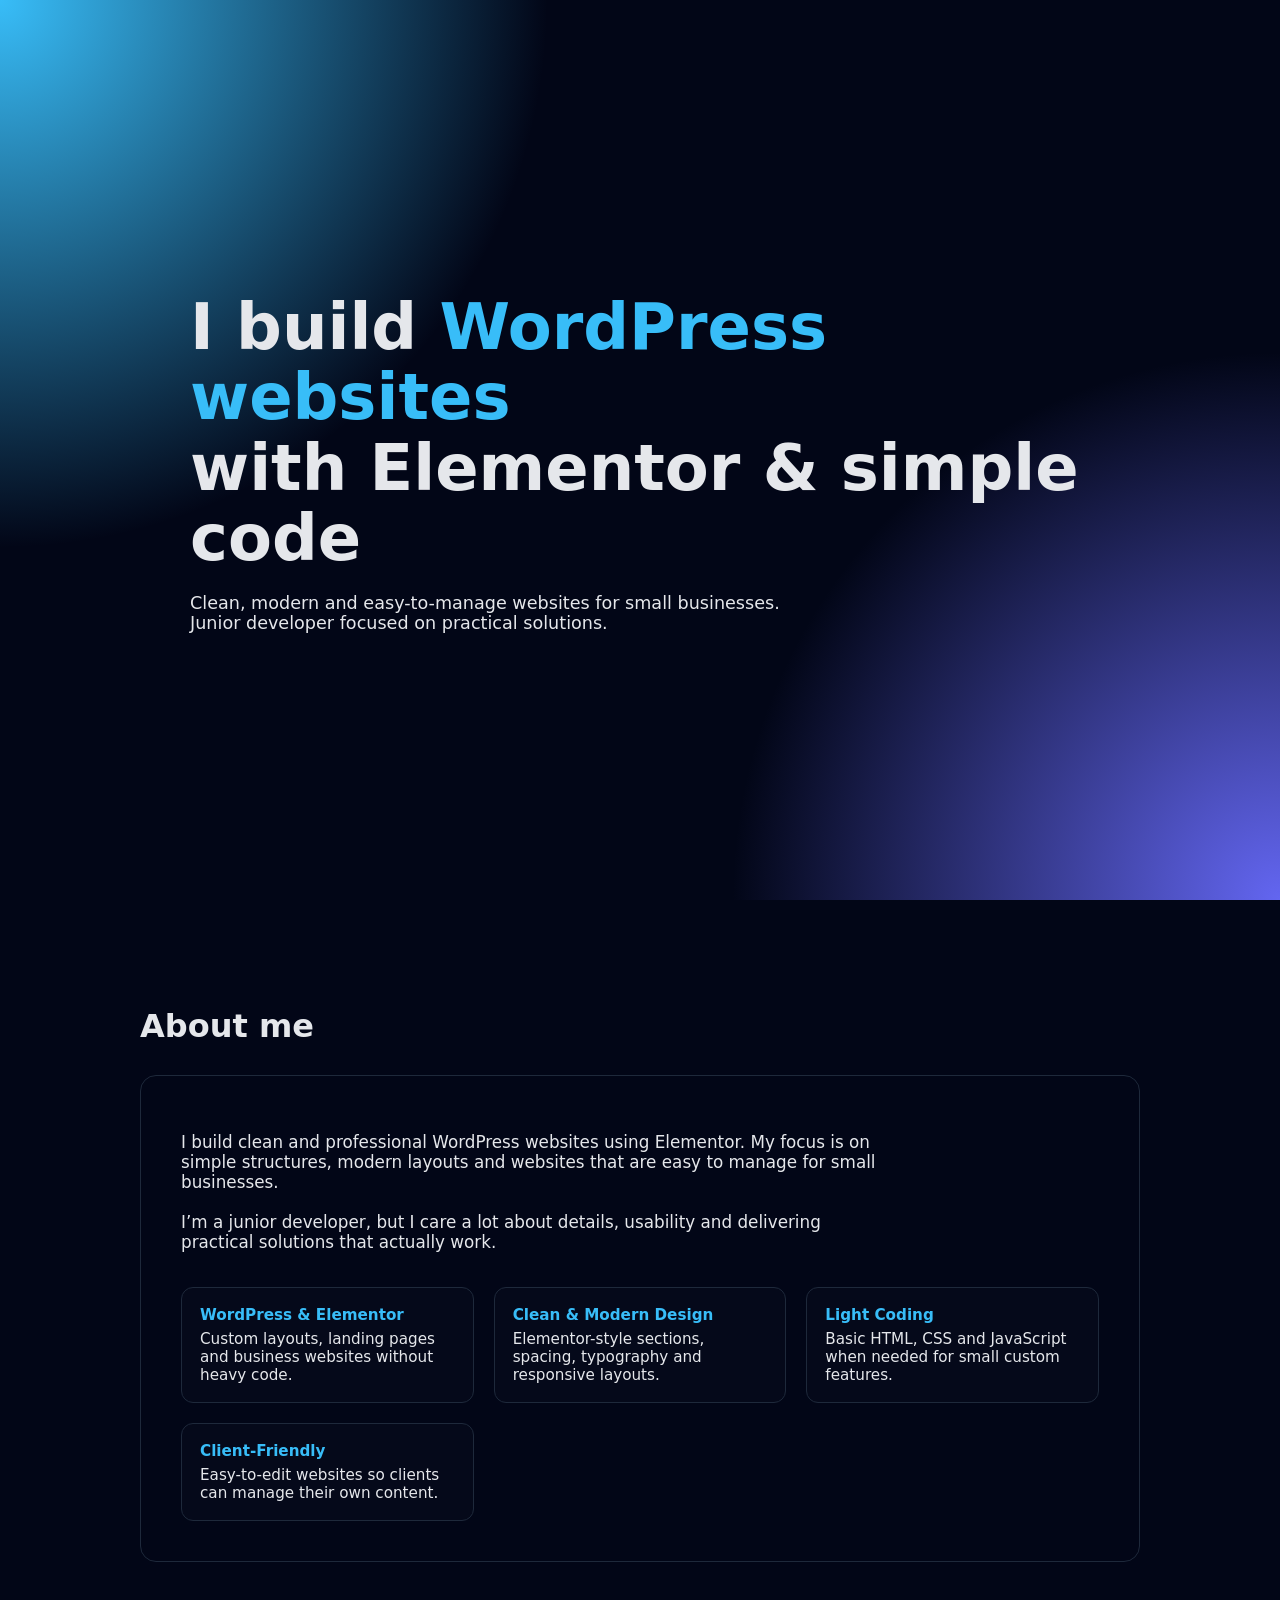
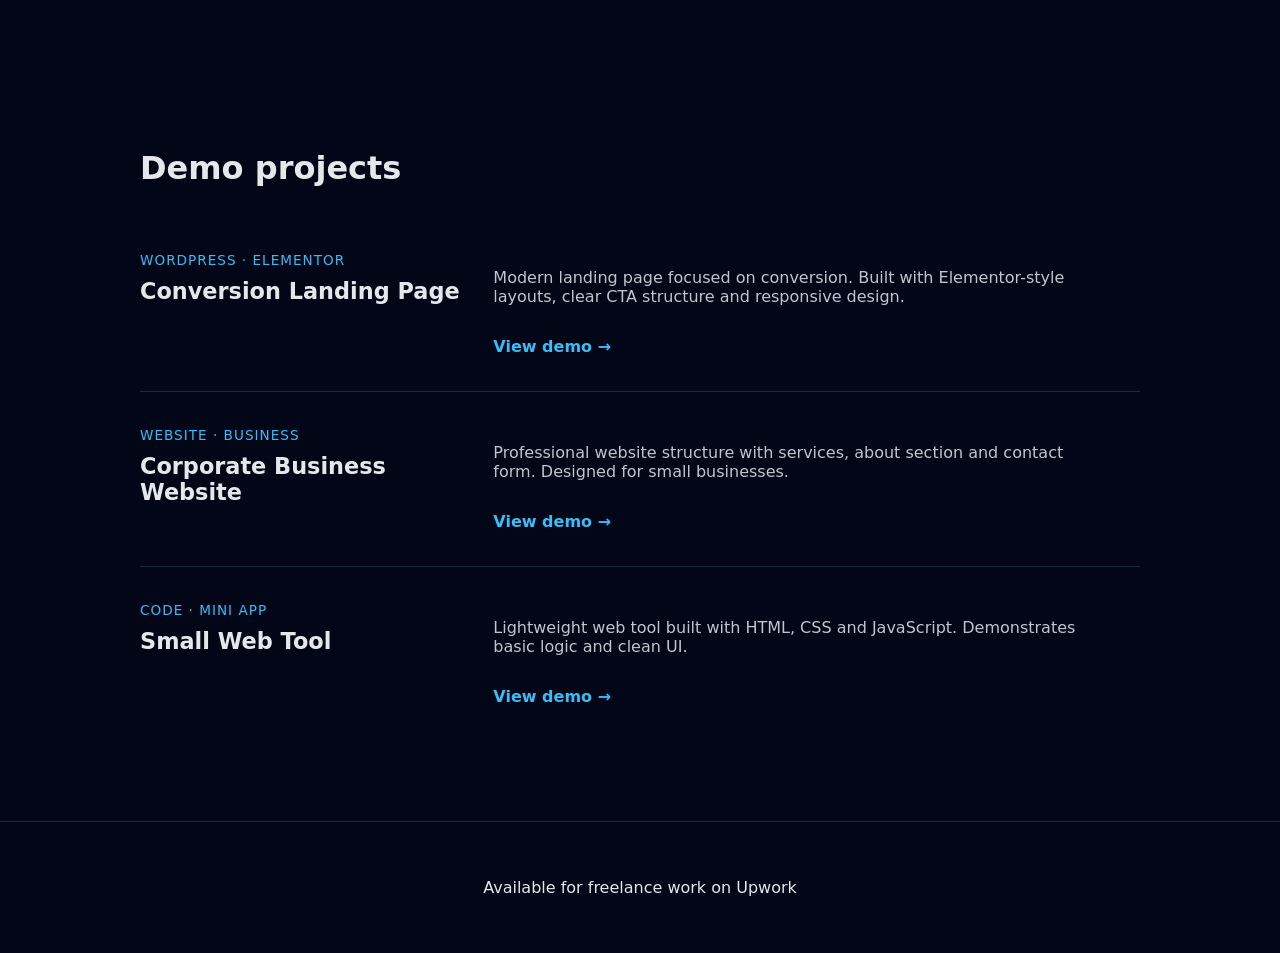
<file: index.html>
<!DOCTYPE html>
<html lang="es">
<head>
<meta charset="UTF-8">
<meta name="viewport" content="width=device-width, initial-scale=1.0">
<title>Web Creator | Portfolio</title>
<link rel="stylesheet" href="style.css">
</head>

<body>

<!-- HERO -->
<div class="hero">
  <div class="hero-content">
    <h1 class="hero-animate">
      I build <span>WordPress websites</span><br>
      with Elementor & simple code
    </h1>
    <p class="hero-animate delay-1">
      Clean, modern and easy-to-manage websites for small businesses.
      Junior developer focused on practical solutions.
    </p>
  </div>
</div>


<!-- ABOUT -->
<section>
  <div class="container">
    <h2 class="reveal">About me</h2>

    <div class="about-card reveal">
      <p class="about-text reveal delay-1">
        I build clean and professional WordPress websites using Elementor.
        My focus is on simple structures, modern layouts and websites that are
        easy to manage for small businesses.
        <br><br>
        I’m a junior developer, but I care a lot about details, usability and
        delivering practical solutions that actually work.
      </p>

      <div class="about-features">
        <div class="about-feature reveal delay-1">
          <span>WordPress & Elementor</span>
          Custom layouts, landing pages and business websites without heavy code.
        </div>

        <div class="about-feature reveal delay-2">
          <span>Clean & Modern Design</span>
          Elementor-style sections, spacing, typography and responsive layouts.
        </div>

        <div class="about-feature reveal delay-3">
          <span>Light Coding</span>
          Basic HTML, CSS and JavaScript when needed for small custom features.
        </div>

        <div class="about-feature reveal delay-4">
          <span>Client-Friendly</span>
          Easy-to-edit websites so clients can manage their own content.
        </div>
      </div>
    </div>
  </div>
</section>


<!-- PROJECTS -->
<section>
  <div class="container">
    <h2>Demo projects</h2>

    <div class="project-item">
      <div>
        <div class="project-tag">WordPress · Elementor</div>
        <h3>Conversion Landing Page</h3>
      </div>
      <div>
        <p>
          Modern landing page focused on conversion.
          Built with Elementor-style layouts, clear CTA structure
          and responsive design.
        </p>
        <a href="landing/landing-demo.html">View demo →</a>
      </div>
    </div>

    <div class="project-item">
      <div>
        <div class="project-tag">Website · Business</div>
        <h3>Corporate Business Website</h3>
      </div>
      <div>
        <p>
          Professional website structure with services,
          about section and contact form.
          Designed for small businesses.
        </p>
        <a href="business/business-demo.html">View demo →</a>
      </div>
    </div>

    <div class="project-item">
      <div>
        <div class="project-tag">Code · Mini App</div>
        <h3>Small Web Tool</h3>
      </div>
      <div>
        <p>
          Lightweight web tool built with HTML, CSS and JavaScript.
          Demonstrates basic logic and clean UI.
        </p>
        <a href="small-web/small-web-tool.html">View demo →</a>
      </div>
    </div>

  </div>
</section>

<!-- FOOTER -->
<footer>
  <p>Available for freelance work on Upwork</p>
</footer>
<script src="script.js"></script>
</body>
</html>
</file>
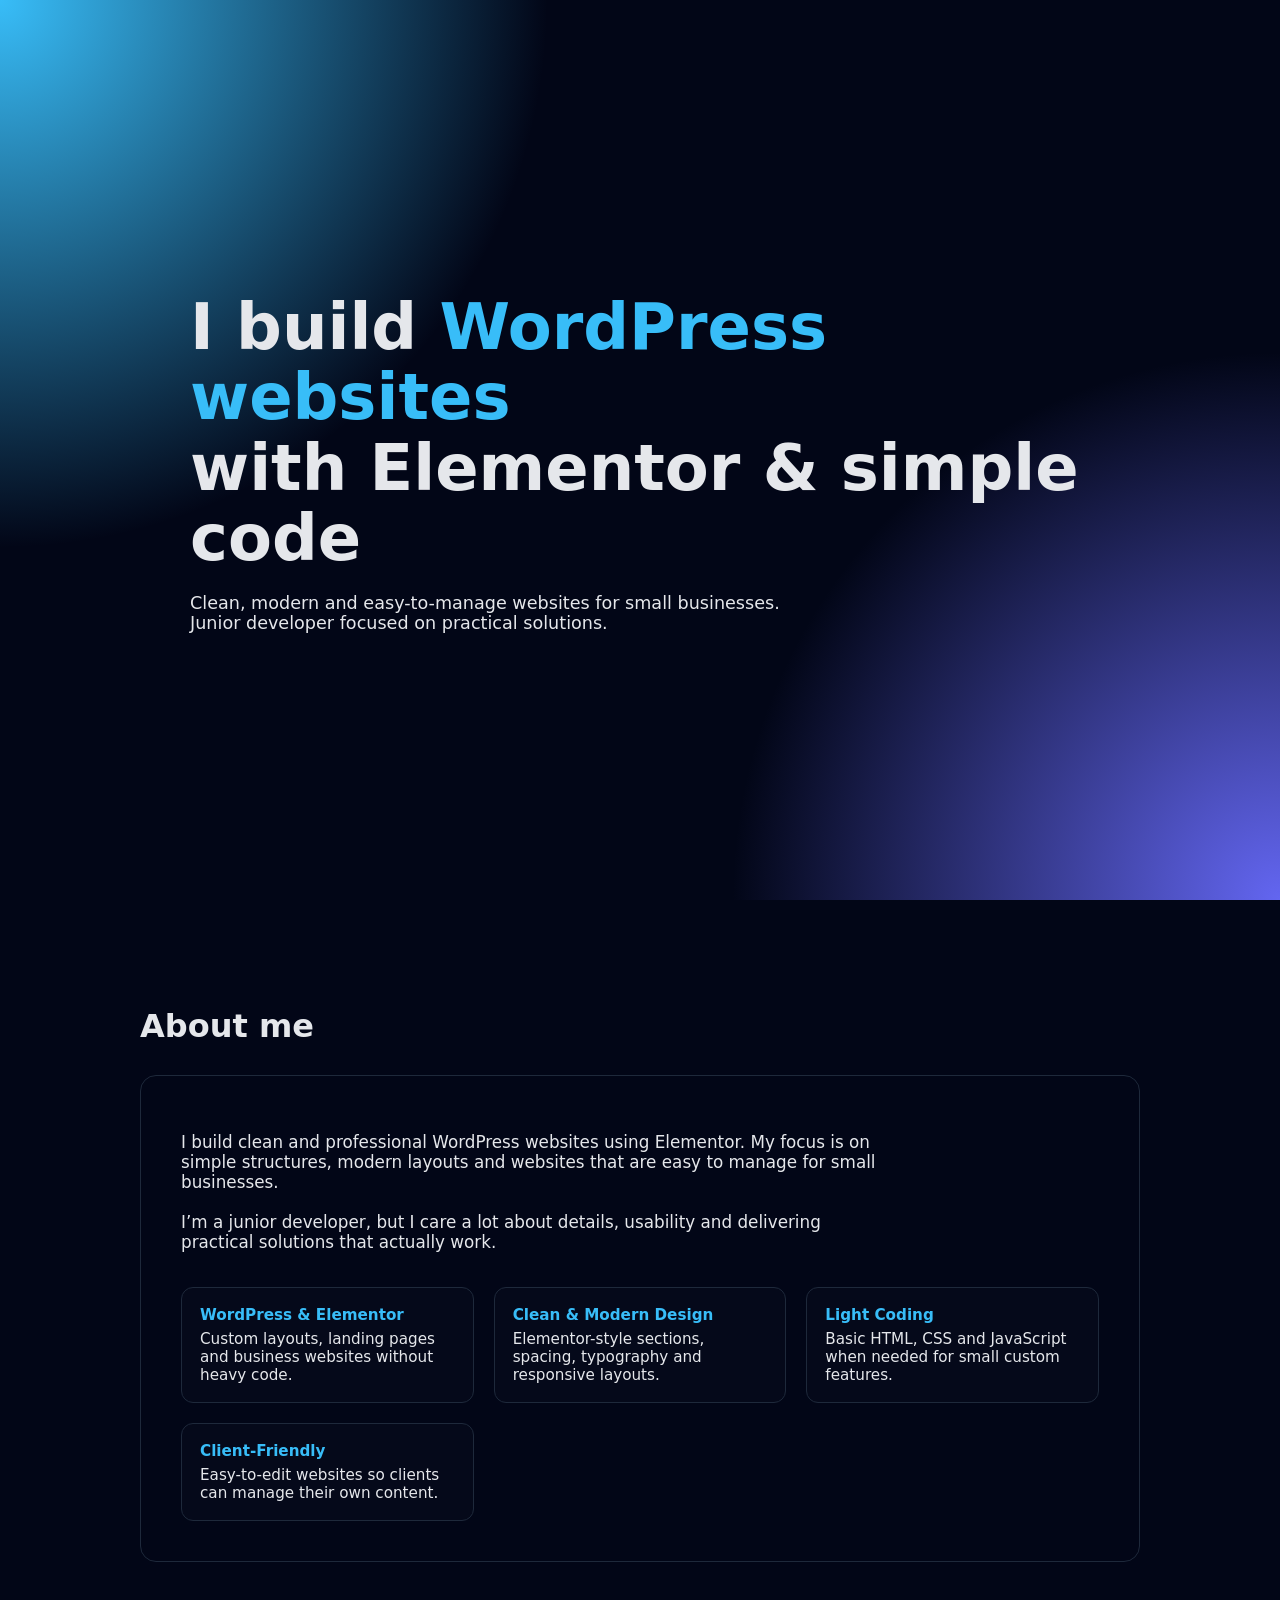
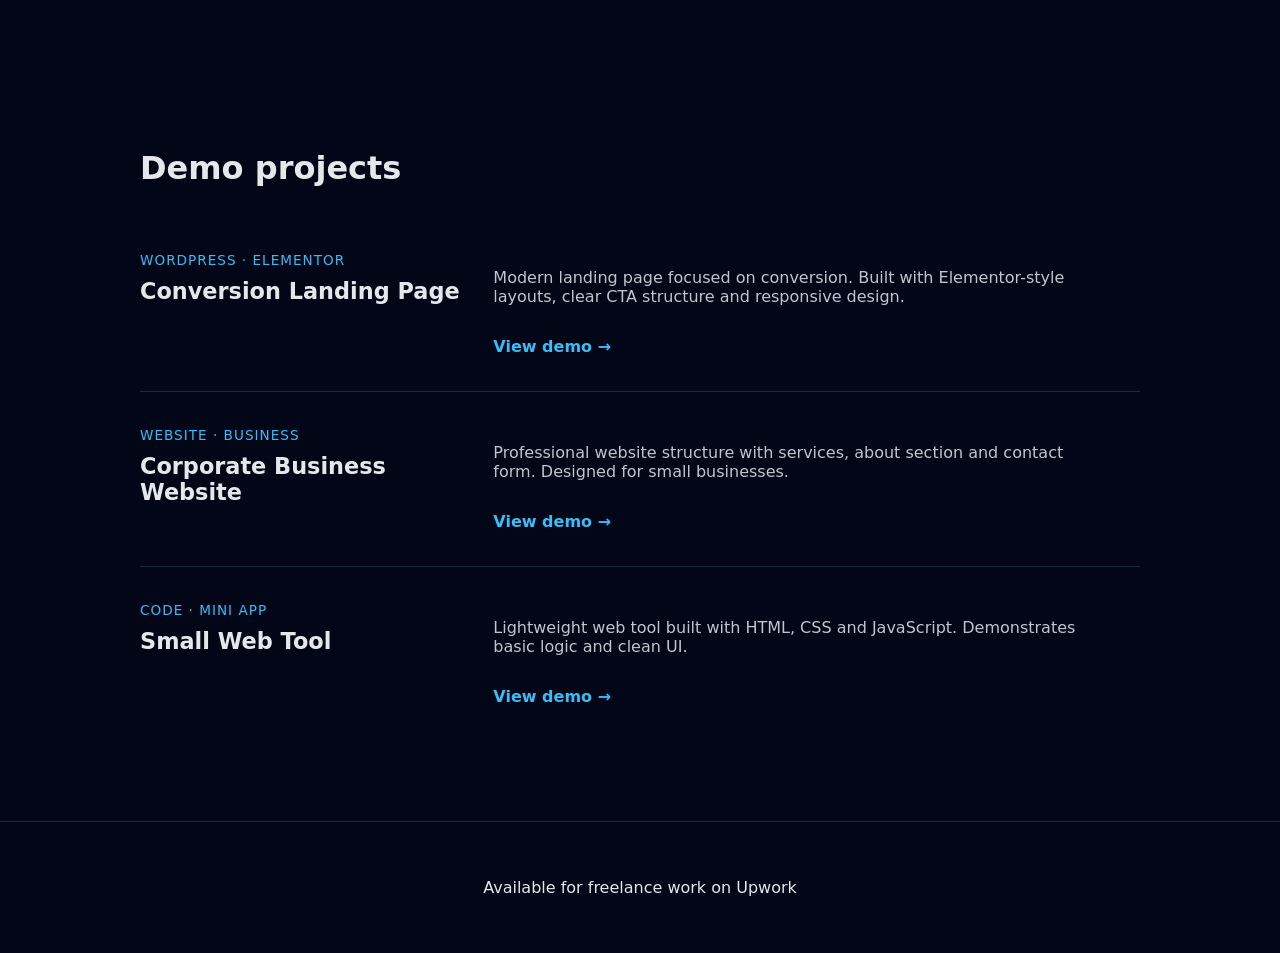
<file: index/index.html>
<!DOCTYPE html>
<html lang="es">
<head>
<meta charset="UTF-8">
<meta name="viewport" content="width=device-width, initial-scale=1.0">
<title>Web Creator | Portfolio</title>
<link rel="stylesheet" href="style.css">
</head>

<body>

<!-- HERO -->
<div class="hero">
  <div class="hero-content">
    <h1 class="hero-animate">
      I build <span>WordPress websites</span><br>
      with Elementor & simple code
    </h1>
    <p class="hero-animate delay-1">
      Clean, modern and easy-to-manage websites for small businesses.
      Junior developer focused on practical solutions.
    </p>
  </div>
</div>


<!-- ABOUT -->
<section>
  <div class="container">
    <h2 class="reveal">About me</h2>

    <div class="about-card reveal">
      <p class="about-text reveal delay-1">
        I build clean and professional WordPress websites using Elementor.
        My focus is on simple structures, modern layouts and websites that are
        easy to manage for small businesses.
        <br><br>
        I’m a junior developer, but I care a lot about details, usability and
        delivering practical solutions that actually work.
      </p>

      <div class="about-features">
        <div class="about-feature reveal delay-1">
          <span>WordPress & Elementor</span>
          Custom layouts, landing pages and business websites without heavy code.
        </div>

        <div class="about-feature reveal delay-2">
          <span>Clean & Modern Design</span>
          Elementor-style sections, spacing, typography and responsive layouts.
        </div>

        <div class="about-feature reveal delay-3">
          <span>Light Coding</span>
          Basic HTML, CSS and JavaScript when needed for small custom features.
        </div>

        <div class="about-feature reveal delay-4">
          <span>Client-Friendly</span>
          Easy-to-edit websites so clients can manage their own content.
        </div>
      </div>
    </div>
  </div>
</section>


<!-- PROJECTS -->
<section>
  <div class="container">
    <h2>Demo projects</h2>

    <div class="project-item">
      <div>
        <div class="project-tag">WordPress · Elementor</div>
        <h3>Conversion Landing Page</h3>
      </div>
      <div>
        <p>
          Modern landing page focused on conversion.
          Built with Elementor-style layouts, clear CTA structure
          and responsive design.
        </p>
        <a href="../landing/landing-demo.html">View demo →</a>
      </div>
    </div>

    <div class="project-item">
      <div>
        <div class="project-tag">Website · Business</div>
        <h3>Corporate Business Website</h3>
      </div>
      <div>
        <p>
          Professional website structure with services,
          about section and contact form.
          Designed for small businesses.
        </p>
        <a href="../business/business-demo.html">View demo →</a>
      </div>
    </div>

    <div class="project-item">
      <div>
        <div class="project-tag">Code · Mini App</div>
        <h3>Small Web Tool</h3>
      </div>
      <div>
        <p>
          Lightweight web tool built with HTML, CSS and JavaScript.
          Demonstrates basic logic and clean UI.
        </p>
        <a href="../small-web/small-web-tool.html">View demo →</a>
      </div>
    </div>

  </div>
</section>

<!-- FOOTER -->
<footer>
  <p>Available for freelance work on Upwork</p>
</footer>
<script src="script.js"></script>
</body>
</html>
</file>
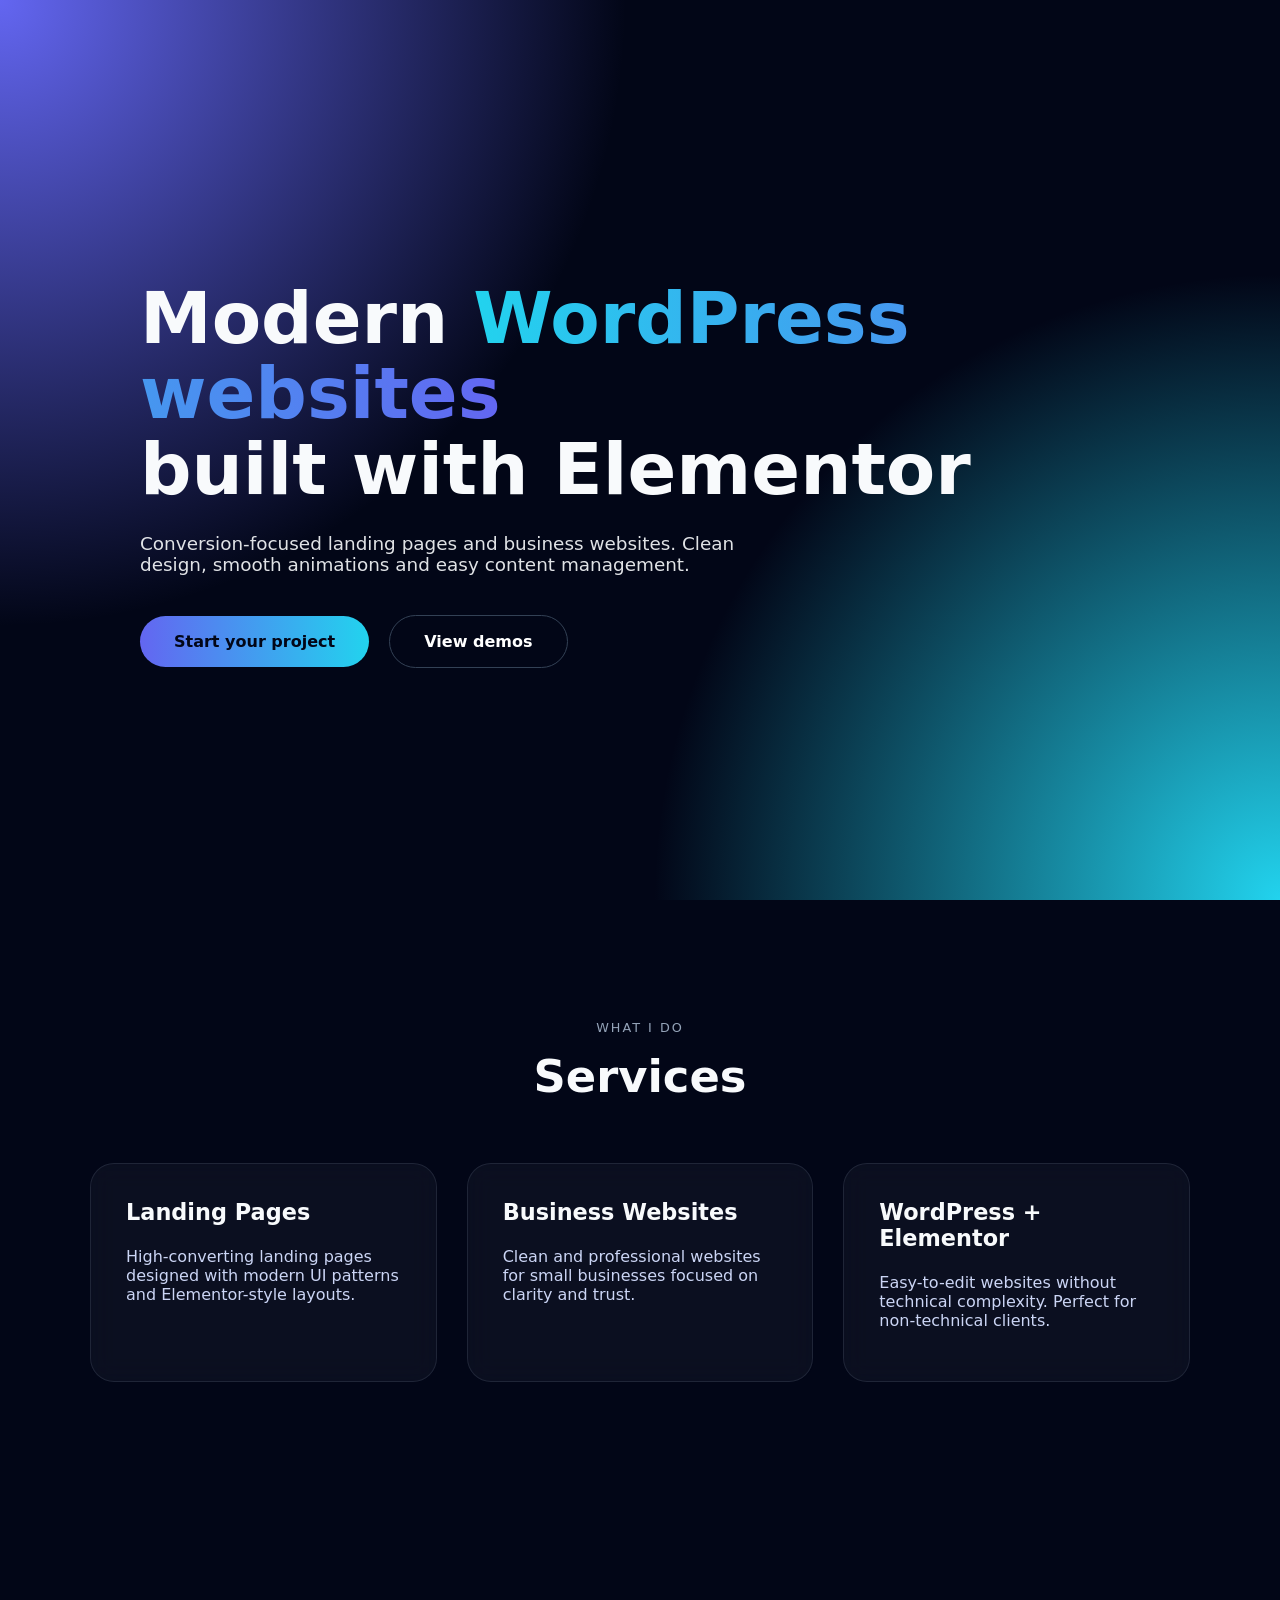
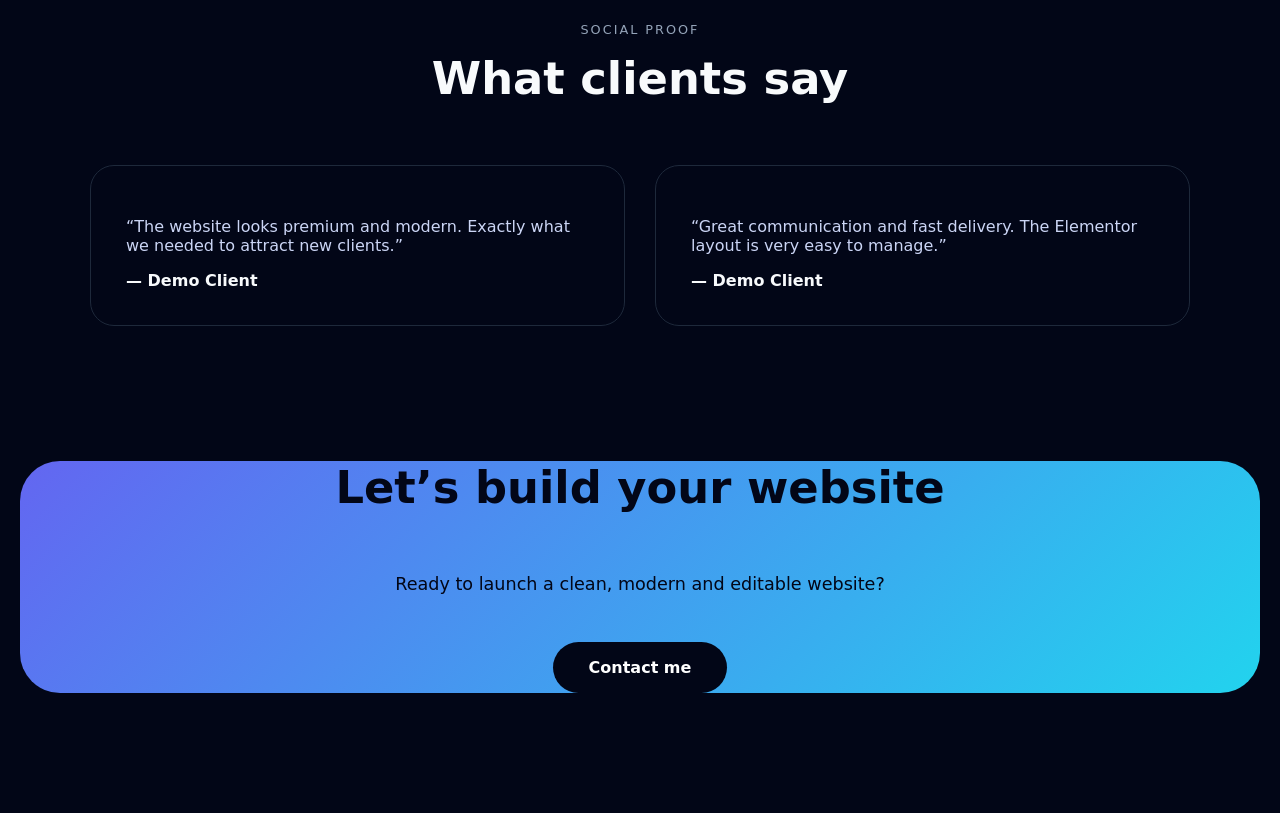
<file: landing-demo.html>
<!DOCTYPE html>
<html lang="es">
<head>
<meta charset="UTF-8">
<meta name="viewport" content="width=device-width, initial-scale=1.0">
<title>Elementor Style Landing Demo</title>

<style>
:root {
  --primary: #6366f1;
  --secondary: #22d3ee;
  --dark: #020617;
  --light: #f8fafc;
}

* {
  box-sizing: border-box;
}

body {
  margin: 0;
  font-family: 'Inter', system-ui, sans-serif;
  background: var(--dark);
  color: var(--light);
}

/* HERO */
.hero {
  min-height: 100vh;
  display: flex;
  align-items: center;
  padding: 120px 20px;
  background:
    radial-gradient(circle at top left, #6366f1 0%, transparent 40%),
    radial-gradient(circle at bottom right, #22d3ee 0%, transparent 40%),
    #020617;
}

.hero-content {
  max-width: 1000px;
  margin: auto;
}

.hero h1 {
  font-size: clamp(2.8rem, 6vw, 4.5rem);
  line-height: 1.05;
  margin-bottom: 25px;
}

.hero h1 span {
  background: linear-gradient(90deg, var(--secondary), var(--primary));
  -webkit-background-clip: text;
  color: transparent;
}

.hero p {
  font-size: 1.15rem;
  max-width: 650px;
  opacity: 0.9;
}

.hero-buttons {
  margin-top: 40px;
}

.hero-buttons a {
  display: inline-block;
  margin-right: 15px;
  padding: 16px 34px;
  border-radius: 999px;
  text-decoration: none;
  font-weight: 600;
}

.btn-primary {
  background: linear-gradient(90deg, var(--primary), var(--secondary));
  color: #020617;
}

.btn-secondary {
  border: 1px solid #334155;
  color: white;
}

/* SECTIONS */
section {
  padding: 120px 20px;
}

.container {
  max-width: 1100px;
  margin: auto;
}

.section-sub {
  text-align: center;
  color: #94a3b8;
  text-transform: uppercase;
  font-size: 0.8rem;
  letter-spacing: 2px;
}

h2 {
  text-align: center;
  font-size: 2.8rem;
  margin: 15px 0 60px;
}

/* CARDS */
.grid {
  display: grid;
  grid-template-columns: repeat(auto-fit, minmax(280px, 1fr));
  gap: 30px;
}

.card {
  background: rgba(255,255,255,0.04);
  backdrop-filter: blur(12px);
  border: 1px solid rgba(148,163,184,0.15);
  border-radius: 24px;
  padding: 35px;
  position: relative;
  transition: 
    transform 0.35s ease,
    box-shadow 0.35s ease,
    border-color 0.35s ease;
}

.card::before {
  content: "";
  position: absolute;
  inset: 0;
  border-radius: 24px;
  padding: 1px;
  background: linear-gradient(135deg, #22d3ee, #6366f1);
  opacity: 0;
  transition: opacity 0.35s ease;
  pointer-events: none;
  -webkit-mask:
    linear-gradient(#000 0 0) content-box,
    linear-gradient(#000 0 0);
  -webkit-mask-composite: xor;
          mask-composite: exclude;
}

.card:hover {
  transform: translateY(-12px);
  box-shadow: 
    0 30px 80px rgba(0,0,0,0.55),
    0 0 0 1px rgba(34,211,238,0.6);
}

.card:hover::before {
  opacity: 1;
}


.card h3 {
  margin-top: 0;
  font-size: 1.4rem;
}

.card p {
  color: #cbd5f5;
}

/* TESTIMONIAL */
.testimonial {
  background: linear-gradient(135deg, #020617, #020617);
  border: 1px solid #1e293b;
}

/* CTA */
.cta {
  background: linear-gradient(135deg, var(--primary), var(--secondary));
  color: #020617;
  text-align: center;
  border-radius: 40px;
  margin: 0 20px 120px;
}

.cta h2 {
  color: #020617;
}

.cta p {
  font-size: 1.1rem;
}

.cta a {
  display: inline-block;
  margin-top: 30px;
  background: #020617;
  color: white;
  padding: 16px 36px;
  border-radius: 999px;
  text-decoration: none;
  font-weight: 600;
}
</style>
</head>

<body>

<!-- HERO -->
<div class="hero">
  <div class="hero-content">
    <h1>
      Modern <span>WordPress websites</span><br>
      built with Elementor
    </h1>
    <p>
      Conversion-focused landing pages and business websites.
      Clean design, smooth animations and easy content management.
    </p>

    <div class="hero-buttons">
      <a href="#" class="btn-primary">Start your project</a>
      <a href="#" class="btn-secondary">View demos</a>
    </div>
  </div>
</div>

<!-- SERVICES -->
<section>
  <div class="container">
    <div class="section-sub">What I do</div>
    <h2>Services</h2>

    <div class="grid">
      <div class="card">
        <h3>Landing Pages</h3>
        <p>
          High-converting landing pages designed with modern UI patterns
          and Elementor-style layouts.
        </p>
      </div>

      <div class="card">
        <h3>Business Websites</h3>
        <p>
          Clean and professional websites for small businesses
          focused on clarity and trust.
        </p>
      </div>

      <div class="card">
        <h3>WordPress + Elementor</h3>
        <p>
          Easy-to-edit websites without technical complexity.
          Perfect for non-technical clients.
        </p>
      </div>
    </div>
  </div>
</section>

<!-- TESTIMONIALS -->
<section>
  <div class="container">
    <div class="section-sub">Social proof</div>
    <h2>What clients say</h2>

    <div class="grid">
      <div class="card testimonial">
        <p>
          “The website looks premium and modern.
          Exactly what we needed to attract new clients.”
        </p>
        <strong>— Demo Client</strong>
      </div>

      <div class="card testimonial">
        <p>
          “Great communication and fast delivery.
          The Elementor layout is very easy to manage.”
        </p>
        <strong>— Demo Client</strong>
      </div>
    </div>
  </div>
</section>

<!-- CTA -->
<div class="cta">
  <h2>Let’s build your website</h2>
  <p>
    Ready to launch a clean, modern and editable website?
  </p>
  <a href="#">Contact me</a>
</div>

</body>
</html>
</file>
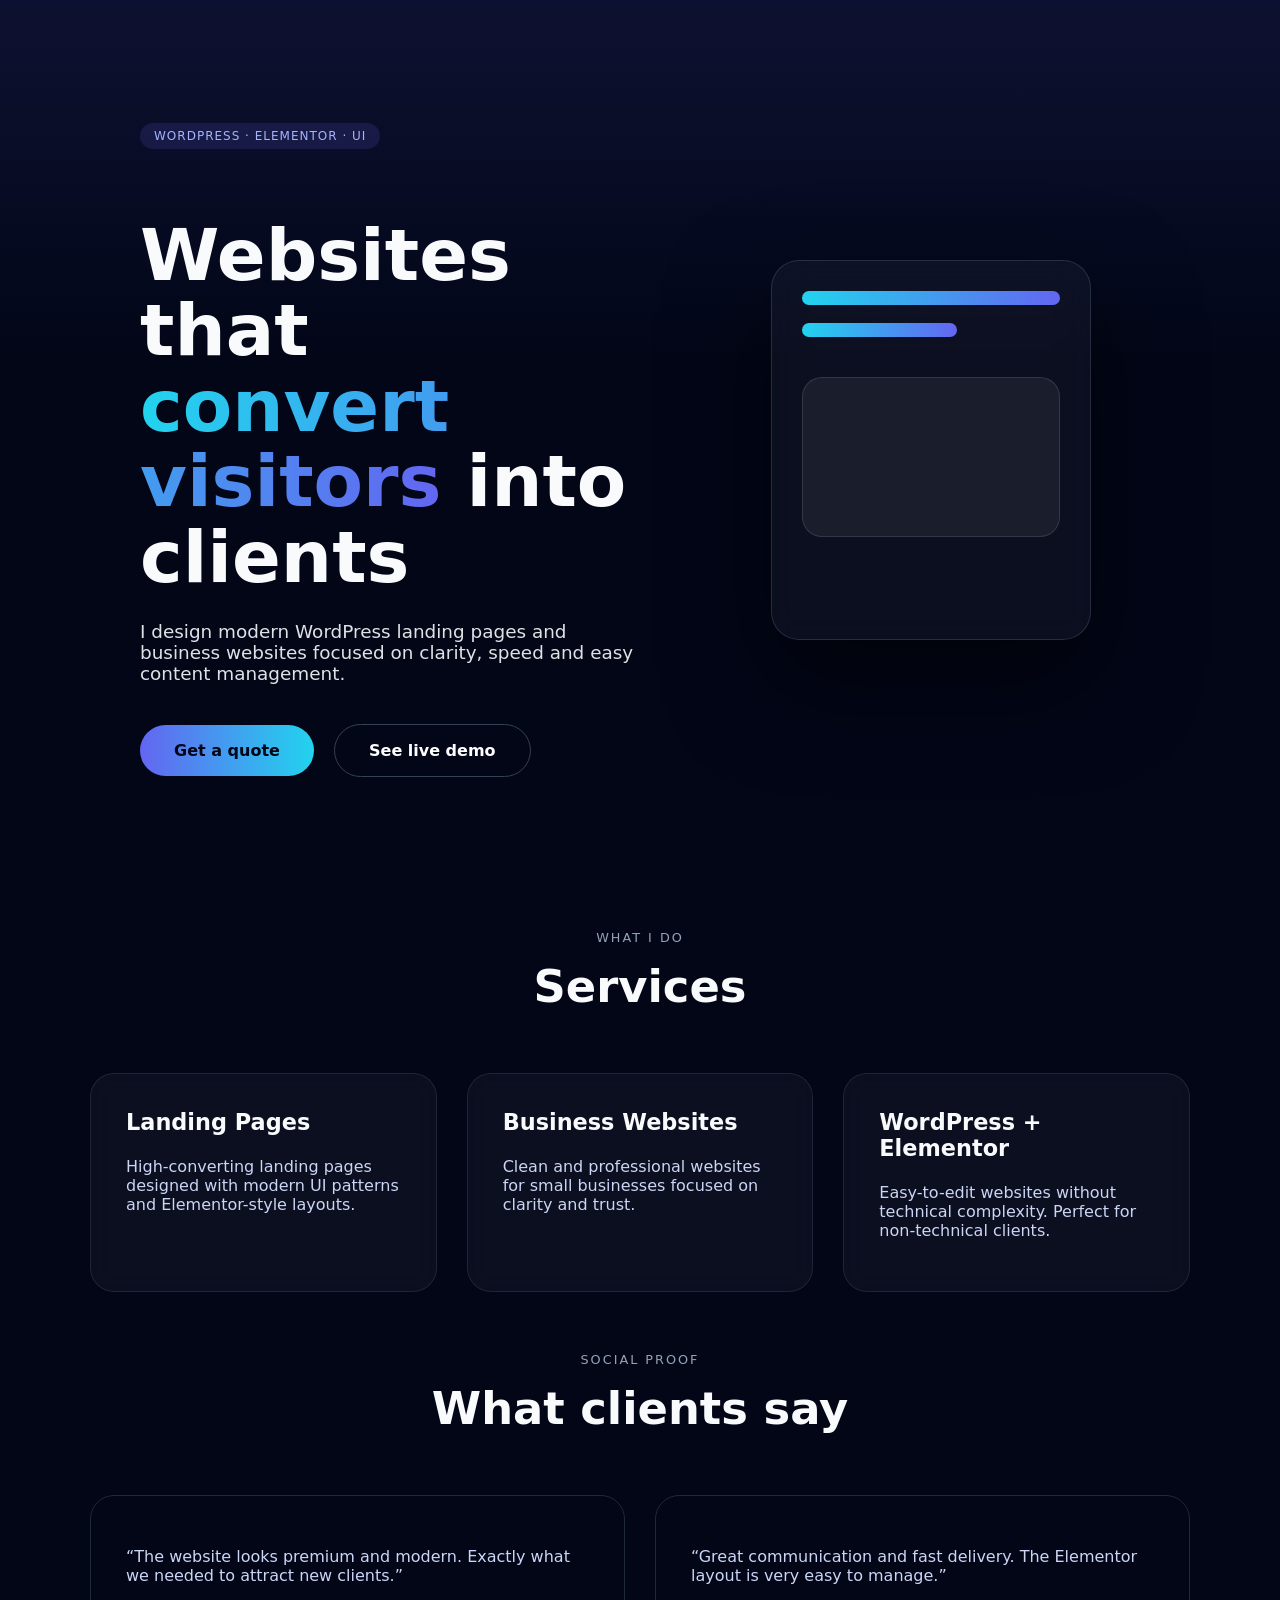
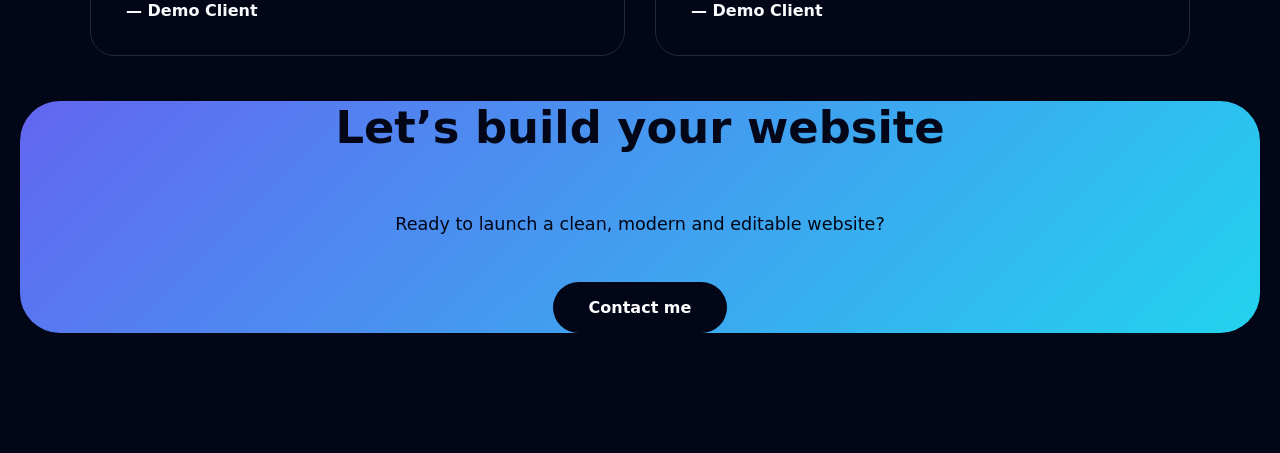
<file: landing/landing-demo.html>
<!DOCTYPE html>
<html lang="es">
<head>
<meta charset="UTF-8">
<meta name="viewport" content="width=device-width, initial-scale=1.0">
<title>Elementor Style Landing Demo</title>
<link rel="stylesheet" href="style.css">
</head>

<body>

<!-- HERO -->
<div class="hero hero-split">
  <div class="hero-content split">
    
    <div class="hero-left">
      <span class="hero-badge">WordPress · Elementor · UI</span>

      <h1>
        Websites that<br>
        <span>convert visitors</span>
        into clients
      </h1>

      <p>
        I design modern WordPress landing pages and business websites
        focused on clarity, speed and easy content management.
      </p>

      <div class="hero-buttons">
        <a href="#" class="btn-primary">Get a quote</a>
        <a href="#" class="btn-secondary">See live demo</a>
      </div>
    </div>

    <div class="hero-right">
      <div class="hero-mock">
        <div class="mock-line"></div>
        <div class="mock-line short"></div>
        <div class="mock-card"></div>
      </div>
    </div>

  </div>
</div>


<!-- SERVICES -->
<section>
  <div class="container">
    <div class="section-sub">What I do</div>
    <h2>Services</h2>

    <div class="grid">
      <div class="card">
        <h3>Landing Pages</h3>
        <p>
          High-converting landing pages designed with modern UI patterns
          and Elementor-style layouts.
        </p>
      </div>

      <div class="card">
        <h3>Business Websites</h3>
        <p>
          Clean and professional websites for small businesses
          focused on clarity and trust.
        </p>
      </div>

      <div class="card">
        <h3>WordPress + Elementor</h3>
        <p>
          Easy-to-edit websites without technical complexity.
          Perfect for non-technical clients.
        </p>
      </div>
    </div>
  </div>
</section>

<!-- TESTIMONIALS -->
<section>
  <div class="container">
    <div class="section-sub">Social proof</div>
    <h2>What clients say</h2>

    <div class="grid">
      <div class="card testimonial">
        <p>
          “The website looks premium and modern.
          Exactly what we needed to attract new clients.”
        </p>
        <strong>— Demo Client</strong>
      </div>

      <div class="card testimonial">
        <p>
          “Great communication and fast delivery.
          The Elementor layout is very easy to manage.”
        </p>
        <strong>— Demo Client</strong>
      </div>
    </div>
  </div>
</section>

<!-- CTA -->
<div class="cta">
  <h2>Let’s build your website</h2>
  <p>
    Ready to launch a clean, modern and editable website?
  </p>
  <a href="#">Contact me</a>
</div>

</body>
</html>
</file>
<file: style.css>
* {
  box-sizing: border-box;
}

body {
  margin: 0;
  font-family: system-ui, -apple-system, BlinkMacSystemFont, sans-serif;
  background: #0f172a;
  color: #e5e7eb;
}

/* HERO */
.hero {
  min-height: 100vh;
  display: flex;
  align-items: center;
  padding: 120px 20px;
  background:
    radial-gradient(circle at top left, #38bdf8 0%, transparent 35%),
    radial-gradient(circle at bottom right, #6366f1 0%, transparent 35%),
    #020617;
}

.hero-content {
  max-width: 900px;
  margin: auto;
}

.hero h1 {
  font-size: clamp(2.5rem, 6vw, 4rem);
  line-height: 1.1;
  margin-bottom: 20px;
}

.hero span {
  color: #38bdf8;
}

.hero p {
  font-size: 1.1rem;
  max-width: 600px;
  opacity: 0.85;
}

/* HERO ANIMATIONS */
.hero-animate {
  opacity: 0;
  transform: translateY(40px);
  transition: opacity 1s ease, transform 1s ease;
}

.hero-animate.active {
  opacity: 1;
  transform: translateY(0);
}

.hero-animate.delay-1 { transition-delay: 0.2s; }
.hero-animate.delay-2 { transition-delay: 0.4s; }

/* subtle hero zoom */
.hero {
  animation: heroZoom 1.2s ease forwards;
}

@keyframes heroZoom {
  from {
    transform: scale(1.03);
  }
  to {
    transform: scale(1);
  }
}


/* SECTIONS */
section {
  padding: 80px 20px;
  background: #020617;
}

.container {
  max-width: 1000px;
  margin: auto;
}

h2 {
  font-size: 2rem;
  margin-bottom: 30px;
}

/* PROJECTS */

.project-item {
  display: grid;
  grid-template-columns: 1fr 2fr;
  gap: 30px;
  padding: 35px 0;
  border-bottom: 1px solid #1e293b;
}

.project-item:last-child {
  border-bottom: none;
}

.project-tag {
  color: #38bdf8;
  font-size: 0.85rem;
  text-transform: uppercase;
  letter-spacing: 1px;
  margin-bottom: 10px;
}

.project-item h3 {
  margin-top: 0;
  font-size: 1.4rem;
}

.project-item p {
  opacity: 0.85;
  max-width: 600px;
}

.project-item a {
  display: inline-block;
  margin-top: 15px;
  color: #38bdf8;
  text-decoration: none;
  font-weight: 600;
}

/* FOOTER */
footer {
  padding: 40px 20px;
  text-align: center;
  background: #020617;
  border-top: 1px solid #1e293b;
}

/* ABOUT */
.about-card {
  background: #020617;
  border: 1px solid #1e293b;
  border-radius: 16px;
  padding: 40px;
  transition: border 0.3s, transform 0.3s;
}

.about-card:hover {
  border-color: #38bdf8;
  transform: translateY(-4px);
}

.about-text {
  max-width: 700px;
  font-size: 1.05rem;
  opacity: 0.9;
  margin-bottom: 35px;
}

.about-features {
  display: grid;
  grid-template-columns: repeat(auto-fit, minmax(220px, 1fr));
  gap: 20px;
}

.about-feature {
  padding: 18px;
  border: 1px solid #1e293b;
  border-radius: 12px;
  font-size: 0.95rem;
  background: rgba(255,255,255,0.01);
}

.about-feature span {
  color: #38bdf8;
  font-weight: 600;
  display: block;
  margin-bottom: 6px;
}

/* SCROLL ANIMATIONS */
.reveal {
  opacity: 0;
  transform: translateY(40px);
  transition: opacity 0.8s ease, transform 0.8s ease;
}

.reveal.active {
  opacity: 1;
  transform: translateY(0);
}

/* Stagger effect */
.reveal.delay-1 { transition-delay: 0.1s; }
.reveal.delay-2 { transition-delay: 0.2s; }
.reveal.delay-3 { transition-delay: 0.3s; }
.reveal.delay-4 { transition-delay: 0.4s; }
</file>
<file: index/style.css>
* {
  box-sizing: border-box;
}

body {
  margin: 0;
  font-family: system-ui, -apple-system, BlinkMacSystemFont, sans-serif;
  background: #0f172a;
  color: #e5e7eb;
}

/* HERO */
.hero {
  min-height: 100vh;
  display: flex;
  align-items: center;
  padding: 120px 20px;
  background:
    radial-gradient(circle at top left, #38bdf8 0%, transparent 35%),
    radial-gradient(circle at bottom right, #6366f1 0%, transparent 35%),
    #020617;
}

.hero-content {
  max-width: 900px;
  margin: auto;
}

.hero h1 {
  font-size: clamp(2.5rem, 6vw, 4rem);
  line-height: 1.1;
  margin-bottom: 20px;
}

.hero span {
  color: #38bdf8;
}

.hero p {
  font-size: 1.1rem;
  max-width: 600px;
  opacity: 0.85;
}

/* HERO ANIMATIONS */
.hero-animate {
  opacity: 0;
  transform: translateY(40px);
  transition: opacity 1s ease, transform 1s ease;
}

.hero-animate.active {
  opacity: 1;
  transform: translateY(0);
}

.hero-animate.delay-1 { transition-delay: 0.2s; }
.hero-animate.delay-2 { transition-delay: 0.4s; }

/* subtle hero zoom */
.hero {
  animation: heroZoom 1.2s ease forwards;
}

@keyframes heroZoom {
  from {
    transform: scale(1.03);
  }
  to {
    transform: scale(1);
  }
}


/* SECTIONS */
section {
  padding: 80px 20px;
  background: #020617;
}

.container {
  max-width: 1000px;
  margin: auto;
}

h2 {
  font-size: 2rem;
  margin-bottom: 30px;
}

/* PROJECTS */

.project-item {
  display: grid;
  grid-template-columns: 1fr 2fr;
  gap: 30px;
  padding: 35px 0;
  border-bottom: 1px solid #1e293b;
}

.project-item:last-child {
  border-bottom: none;
}

.project-tag {
  color: #38bdf8;
  font-size: 0.85rem;
  text-transform: uppercase;
  letter-spacing: 1px;
  margin-bottom: 10px;
}

.project-item h3 {
  margin-top: 0;
  font-size: 1.4rem;
}

.project-item p {
  opacity: 0.85;
  max-width: 600px;
}

.project-item a {
  display: inline-block;
  margin-top: 15px;
  color: #38bdf8;
  text-decoration: none;
  font-weight: 600;
}

/* FOOTER */
footer {
  padding: 40px 20px;
  text-align: center;
  background: #020617;
  border-top: 1px solid #1e293b;
}

/* ABOUT */
.about-card {
  background: #020617;
  border: 1px solid #1e293b;
  border-radius: 16px;
  padding: 40px;
  transition: border 0.3s, transform 0.3s;
}

.about-card:hover {
  border-color: #38bdf8;
  transform: translateY(-4px);
}

.about-text {
  max-width: 700px;
  font-size: 1.05rem;
  opacity: 0.9;
  margin-bottom: 35px;
}

.about-features {
  display: grid;
  grid-template-columns: repeat(auto-fit, minmax(220px, 1fr));
  gap: 20px;
}

.about-feature {
  padding: 18px;
  border: 1px solid #1e293b;
  border-radius: 12px;
  font-size: 0.95rem;
  background: rgba(255,255,255,0.01);
}

.about-feature span {
  color: #38bdf8;
  font-weight: 600;
  display: block;
  margin-bottom: 6px;
}

/* SCROLL ANIMATIONS */
.reveal {
  opacity: 0;
  transform: translateY(40px);
  transition: opacity 0.8s ease, transform 0.8s ease;
}

.reveal.active {
  opacity: 1;
  transform: translateY(0);
}

/* Stagger effect */
.reveal.delay-1 { transition-delay: 0.1s; }
.reveal.delay-2 { transition-delay: 0.2s; }
.reveal.delay-3 { transition-delay: 0.3s; }
.reveal.delay-4 { transition-delay: 0.4s; }
</file>
<file: landing/style.css>
:root {
  --primary: #6366f1;
  --secondary: #22d3ee;
  --dark: #020617;
  --light: #f8fafc;
}

* {
  box-sizing: border-box;
}

body {
  margin: 0;
  font-family: 'Inter', system-ui, sans-serif;
  background: var(--dark);
  color: var(--light);
}

/* HERO */
.hero {
  min-height: 100vh;
  display: flex;
  align-items: center;
  padding: 60px 20px;
  background:
    radial-gradient(circle at top left, #6366f1 0%, transparent 40%),
    radial-gradient(circle at bottom right, #22d3ee 0%, transparent 40%),
    #020617;
}

.hero-content {
  max-width: 1000px;
  margin: auto;
}

.hero h1 {
  font-size: clamp(2.8rem, 6vw, 4.5rem);
  line-height: 1.05;
  margin-bottom: 25px;
}

.hero h1 span {
  background: linear-gradient(90deg, var(--secondary), var(--primary));
  -webkit-background-clip: text;
  color: transparent;
}

.hero p {
  font-size: 1.15rem;
  max-width: 650px;
  opacity: 0.9;
}

.hero-buttons {
  margin-top: 40px;
}

.hero-buttons a {
  display: inline-block;
  margin-right: 15px;
  padding: 16px 34px;
  border-radius: 999px;
  text-decoration: none;
  font-weight: 600;
}

.btn-primary {
  background: linear-gradient(90deg, var(--primary), var(--secondary));
  color: #020617;
}

.btn-secondary {
  border: 1px solid #334155;
  color: white;
}

/* HERO SPLIT - LANDING ONLY */
.hero-split {
  background:
    linear-gradient(180deg, rgba(99,102,241,0.12), transparent 40%),
    #020617;
}

.hero-content.split {
  display: grid;
  grid-template-columns: 1.2fr 1fr;
  gap: 80px;
  align-items: center;
}

.hero-left {
  max-width: 520px;
}

.hero-badge {
  display: inline-block;
  margin-bottom: 20px;
  padding: 6px 14px;
  border-radius: 999px;
  font-size: 0.75rem;
  letter-spacing: 1px;
  text-transform: uppercase;
  background: rgba(99,102,241,0.15);
  color: #a5b4fc;
}

.hero-right {
  display: flex;
  justify-content: center;
}

/* Decorative mockup */
.hero-mock {
  width: 320px;
  height: 380px;
  border-radius: 28px;
  background: rgba(255,255,255,0.04);
  border: 1px solid rgba(148,163,184,0.2);
  padding: 30px;
  backdrop-filter: blur(14px);
  box-shadow: 0 40px 100px rgba(0,0,0,0.6);
}

.mock-line {
  height: 14px;
  background: linear-gradient(90deg, #22d3ee, #6366f1);
  border-radius: 8px;
  margin-bottom: 18px;
}

.mock-line.short {
  width: 60%;
}

.mock-card {
  margin-top: 40px;
  height: 160px;
  border-radius: 20px;
  background: rgba(255,255,255,0.06);
  border: 1px solid rgba(148,163,184,0.2);
}

/* Responsive */
@media (max-width: 900px) {
  .hero-content.split {
    grid-template-columns: 1fr;
    gap: 60px;
  }

  .hero-right {
    display: none;
  }
}


/* SECTIONS */
section {
  padding: 30px 20px;
}

.container {
  max-width: 1100px;
  margin: auto;
}

.section-sub {
  text-align: center;
  color: #94a3b8;
  text-transform: uppercase;
  font-size: 0.8rem;
  letter-spacing: 2px;
}

h2 {
  text-align: center;
  font-size: 2.8rem;
  margin: 15px 0 60px;
}

/* CARDS */
.grid {
  display: grid;
  grid-template-columns: repeat(auto-fit, minmax(280px, 1fr));
  gap: 30px;
}

.card {
  background: rgba(255,255,255,0.04);
  backdrop-filter: blur(12px);
  border: 1px solid rgba(148,163,184,0.15);
  border-radius: 24px;
  padding: 35px;
  position: relative;
  transition: 
    transform 0.35s ease,
    box-shadow 0.35s ease,
    border-color 0.35s ease;
}

.card::before {
  content: "";
  position: absolute;
  inset: 0;
  border-radius: 24px;
  padding: 1px;
  background: linear-gradient(135deg, #22d3ee, #6366f1);
  opacity: 0;
  transition: opacity 0.35s ease;
  pointer-events: none;
  -webkit-mask:
    linear-gradient(#000 0 0) content-box,
    linear-gradient(#000 0 0);
  -webkit-mask-composite: xor;
          mask-composite: exclude;
}

.card:hover {
  transform: translateY(-12px);
  box-shadow: 
    0 30px 80px rgba(0,0,0,0.55),
    0 0 0 1px rgba(34,211,238,0.6);
}

.card:hover::before {
  opacity: 1;
}


.card h3 {
  margin-top: 0;
  font-size: 1.4rem;
}

.card p {
  color: #cbd5f5;
}

/* TESTIMONIAL */
.testimonial {
  background: linear-gradient(135deg, #020617, #020617);
  border: 1px solid #1e293b;
}

/* CTA */
.cta {
  background: linear-gradient(135deg, var(--primary), var(--secondary));
  color: #020617;
  text-align: center;
  border-radius: 40px;
  margin: 0 20px 120px;
}

.cta h2 {
  color: #020617;
}

.cta p {
  font-size: 1.1rem;
}

.cta a {
  display: inline-block;
  margin-top: 30px;
  background: #020617;
  color: white;
  padding: 16px 36px;
  border-radius: 999px;
  text-decoration: none;
  font-weight: 600;
}

/* MOCKUP FLOAT ANIMATION */
@keyframes floatMockup {
  0% {
    transform: translateY(0px) rotate(0deg);
  }
  50% {
    transform: translateY(-12px) rotate(0.6deg);
  }
  100% {
    transform: translateY(0px) rotate(0deg);
  }
}

.hero-mock {
  animation: floatMockup 6s ease-in-out infinite;
}

.hero-mock::after {
  content: "";
  position: absolute;
  inset: 0;
  border-radius: 28px;
  background: linear-gradient(
    120deg,
    transparent 20%,
    rgba(34,211,238,0.25),
    transparent 80%
  );
  opacity: 0;
  transition: opacity 0.4s ease;
  pointer-events: none;
}

.hero-mock:hover::after {
  opacity: 1;
}
</file>
